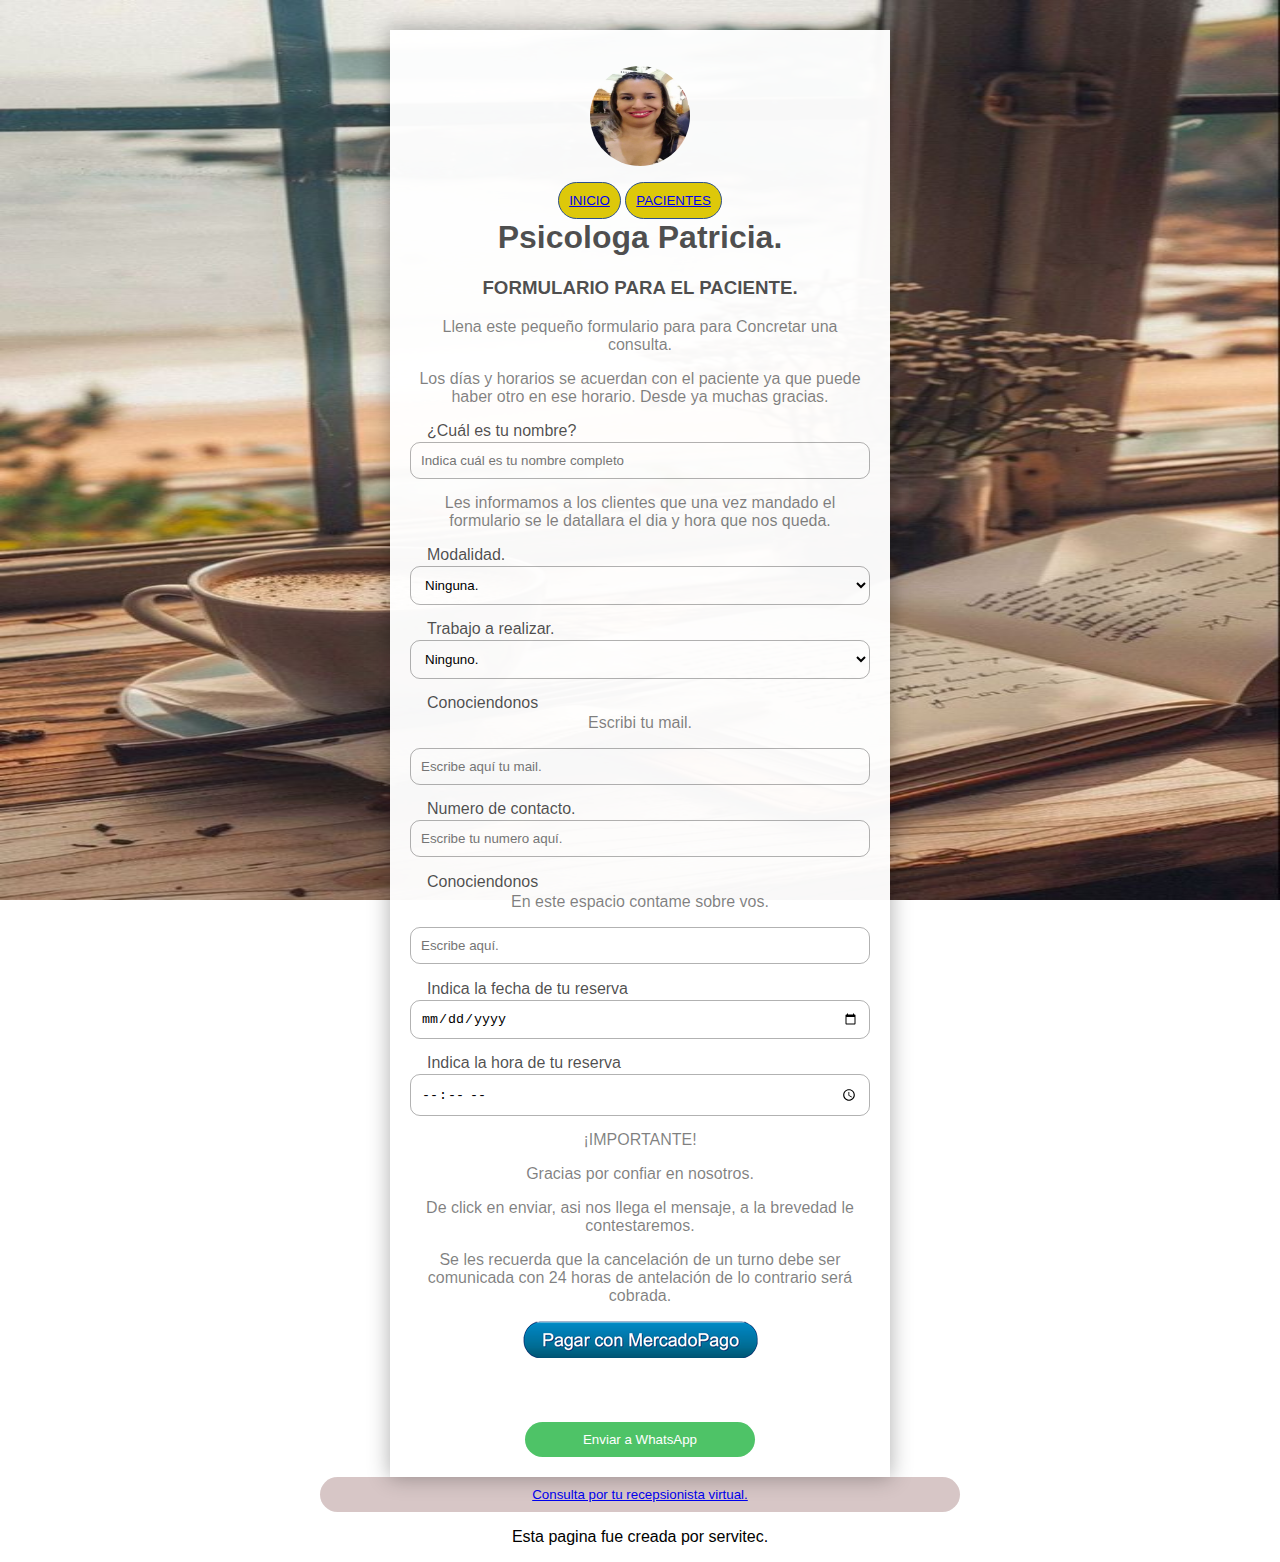
<file: index.html>
<!DOCTYPE html>
<html lang="es">
  <head>
    <meta charset="UTF-8" />
    <link rel="icon" type="img/png" href="logo.ico">
    <meta
      name="viewport"
      content="width=device-width, initial-scale=1.0, maximum-scale=1.0"
    />
    <meta http-equiv="X-UA-Compatible" content="ie=edge" />
    <title>psicologa patricia</title>
    <link rel="stylesheet" href="css/estilos.css" />
    
  </head>
  <body>

  
    <form action="" class="formulario">
      <img src="logo.jpg" class="imgLogo" />

      <center> <button class="boton1" id="boton1"><a href="index.html">inicio</a></button>
    
        <button class="boton1" id="boton1"><a href="pacientes.html">Pacientes</a></button>
  
    </center>
       
     

      <h1 class="formulario__titulo">Psicologa Patricia.</h1>
      <h3 class="formulario__subtitulo">FORMULARIO PARA EL PACIENTE.</h3>
      <p class="formulario__parrafo">
        Llena este pequeño formulario para para Concretar una consulta.
      </p>
      <p class="formulario__parrafo">
       Los días y horarios se acuerdan con el paciente ya que puede haber otro en ese horario. Desde ya muchas gracias.
      </p>

      <label for="cliente" class="formulario__label">¿Cuál es tu nombre?</label>
      <input
        id="cliente"
        type="text"
        class="formulario__input"
        placeholder="Indica cuál es tu nombre completo"
      />



      <p class="formulario__parrafo">Les informamos a los clientes que una vez mandado el formulario se le datallara el dia y hora que nos queda.</p>


      <label for="empleado" class="formulario__label"
      >Modalidad.</label
    >
    <select id="empleado" name="listaempleados" class="formulario__input">
      <option>Ninguna.</option>
      <option>Virtual</option>
      <option>Precencial.</option>
      <option>Virtual precencial.</option>
      
    </select>

      <label for="dispositivo" class="formulario__label"
      >Trabajo a realizar.</label
    >
    <select id="dispositivo" name="listadedispositivo" class="formulario__input">
      <option>Ninguno.</option>
      <option>Individual.</option>
      <option>Parejas.</option>
      
      
    </select>


    <label for="email" class="formulario__label">Conociendonos</label>
    <p class="formulario__parrafo">Escribi tu mail.</p>
    <input
      id="email"
      type="email"
      class="formulario__input"
      placeholder="Escribe aquí tu mail."
    />

    <label for="numero_de_contacto" class="formulario__label">Numero de contacto.</label>
    
    <input
      id="numero_de_contacto"
      type="number"
      class="formulario__input"
      placeholder="Escribe tu numero aquí."
    />

    <p class="formulario__parrafo">
     </p>


    <label for="modelo" class="formulario__label">Conociendonos</label>
    <p class="formulario__parrafo">En este espacio contame sobre vos.</p>
    <input
      id="modelo"
      type="text"
      class="formulario__input"
      placeholder="Escribe aquí."
    />

    <p class="formulario__parrafo">
     </p>

    


  
 <!--<p class="formulario__parrafo"></p>
    
      <label for="imei" class="formulario__label">Información adicional.</label>
      <input
        id="imei"
        type="text"
        class="formulario__input"
        placeholder="Indica información adicional de tu vehículo."
      />--> 



      <label for="fecha" class="formulario__label"
        >Indica la fecha de tu reserva</label
      >
      <input
        id="fecha"
        type="date"
        class="formulario__input"
        pattern="[0-9]{4}-[0-9]{2}-[0-9]{2}"
      />

      <label for="hora" class="formulario__label"
        >Indica la hora de tu reserva</label
      >
      <input id="hora" type="time" class="formulario__input" />

    
      
     

      <p class="formulario__parrafo">¡IMPORTANTE!</p>
      <p class="formulario__parrafo">Gracias por confiar en nosotros.</p>
      <p class="formulario__parrafo">De click en enviar, asi nos llega el mensaje, a la brevedad le contestaremos.</p>
      <p class="formulario__parrafo">Se les recuerda que la cancelación de un turno debe ser comunicada con 24 horas de antelación de lo contrario será cobrada.</p>

      <center>
        <a href="https://mpago.la/2QQVx2V" target="_blank"><img src="mercado.png" alt="Los Tejos" /></a>
    
    </center>
      


      

      <div id="respuesta"></div>

      <button id="submit" class="formulario__submit">Enviar a WhatsApp</button>
    </form>
    <center><button id="submit" class="formulario_1"><a href="https://api.whatsapp.com/send/?phone=541160548658&text=Hola+me+comunico+con+el+fin+de+consultar+sobre+una+recepcionista+virtual.&app_absent=0">Consulta por tu recepsionista virtual.</a></button></center> 
    <center>
        <p>
          Esta pagina fue creada por servitec.
        </p>
    </center>
    <script src="js/form.js"></script>
  </body>
</html>
</file>
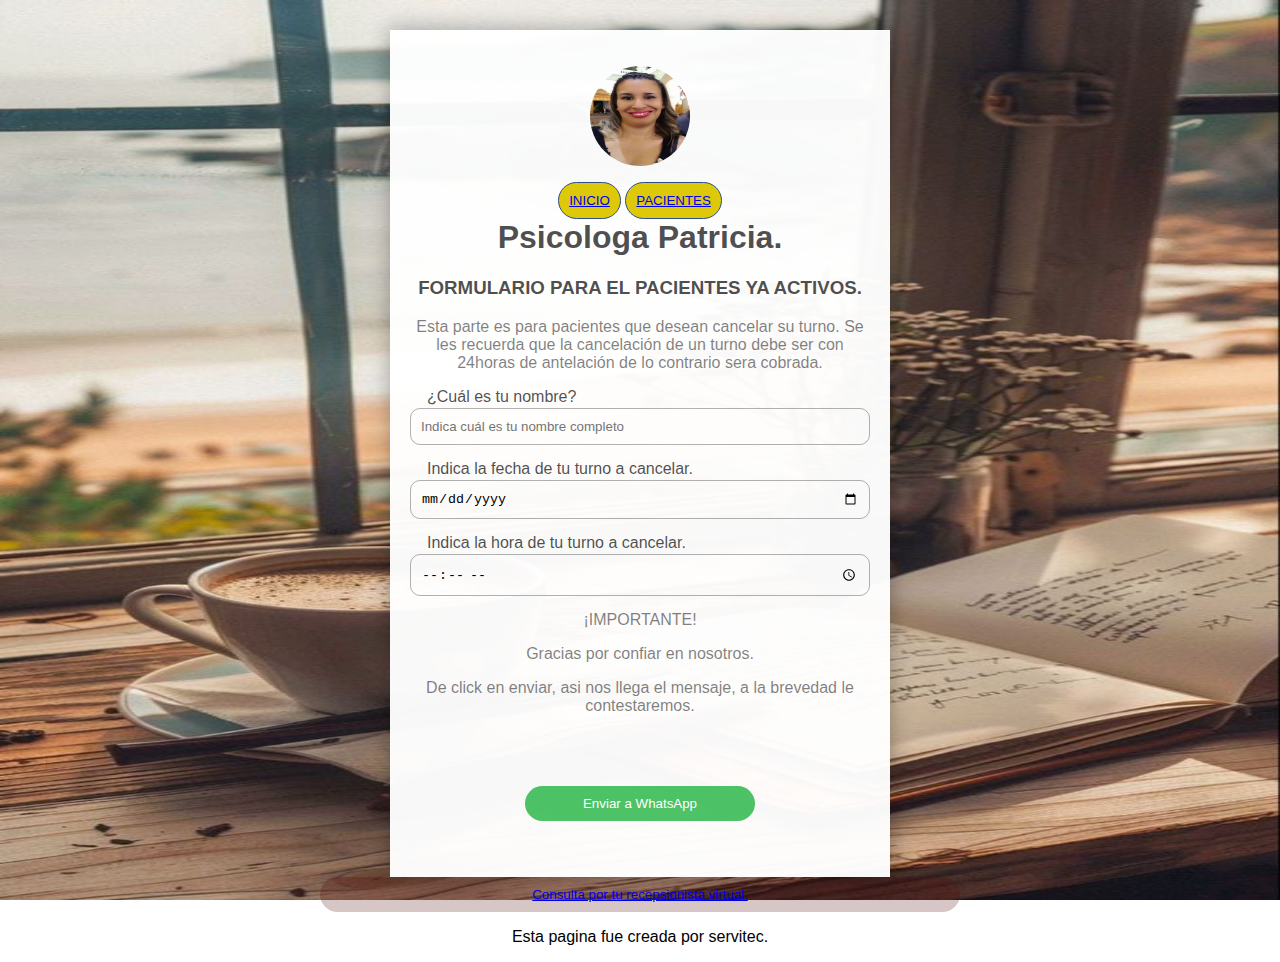
<file: cancelacion.html>
<!DOCTYPE html>
<html lang="es">
  <head>
    <meta charset="UTF-8" />
    <link rel="icon" type="img/png" href="patri.ico">
    <meta
      name="viewport"
      content="width=device-width, initial-scale=1.0, maximum-scale=1.0"
    />
    <meta http-equiv="X-UA-Compatible" content="ie=edge" />
    <title>Pacientes</title>
    <link rel="stylesheet" href="css/estilos.css" />
  </head>
  <body>

    <form action="" class="formulario">
        <img src="logo.jpg" class="imgLogo" />

       <center> <button class="boton1" id="boton1"><a href="index.html">inicio</a></button>
    
        <button class="boton1" id="boton1"><a href="pacientes.html">Pacientes</a></button>
  
    </center>
        <h1 class="formulario__titulo">Psicologa Patricia.</h1>
        <h3 class="formulario__subtitulo">FORMULARIO PARA EL PACIENTES YA ACTIVOS.</h3>
        <p class="formulario__parrafo">Esta parte es para pacientes que desean cancelar su turno. Se les recuerda que la cancelación de un turno debe ser con 24horas de antelación de lo contrario sera cobrada.</p>
      
    
          
           
          </table>

    <label for="cliente" class="formulario__label">¿Cuál es tu nombre?</label>
    <input
      id="cliente"
      type="text"
      class="formulario__input"
      placeholder="Indica cuál es tu nombre completo"
    />

  

    <label for="fecha" class="formulario__label"
    >Indica la fecha de tu turno a cancelar.</label
  >
  <input
    id="fecha"
    type="date"
    class="formulario__input"
    pattern="[0-9]{4}-[0-9]{2}-[0-9]{2}"
  />

  <label for="hora" class="formulario__label"
    >Indica la hora de tu turno a cancelar.</label
  >
  <input id="hora" type="time" class="formulario__input" />


  
 

  <p class="formulario__parrafo">¡IMPORTANTE!</p>
  <p class="formulario__parrafo">Gracias por confiar en nosotros.</p>
  <p class="formulario__parrafo">De click en enviar, asi nos llega el mensaje, a la brevedad le contestaremos.</p>
 




    <div id="respuesta"></div>

    <button id="submit" class="formulario__submit">Enviar a WhatsApp</button>
<br>
<br>

  
  </form>
  <center><button id="submit" class="formulario_1"><a href="https://api.whatsapp.com/send/?phone=541160548658&text=Hola+me+comunico+con+el+fin+de+consultar+sobre+una+recepcionista+virtual.&app_absent=0">Consulta por tu recepsionista virtual.</a></button></center> 
  <center>
      <p>
        Esta pagina fue creada por servitec.
      </p>
  </center>


<script src="js/cancelacion.js"></script>
  </body>
</file>
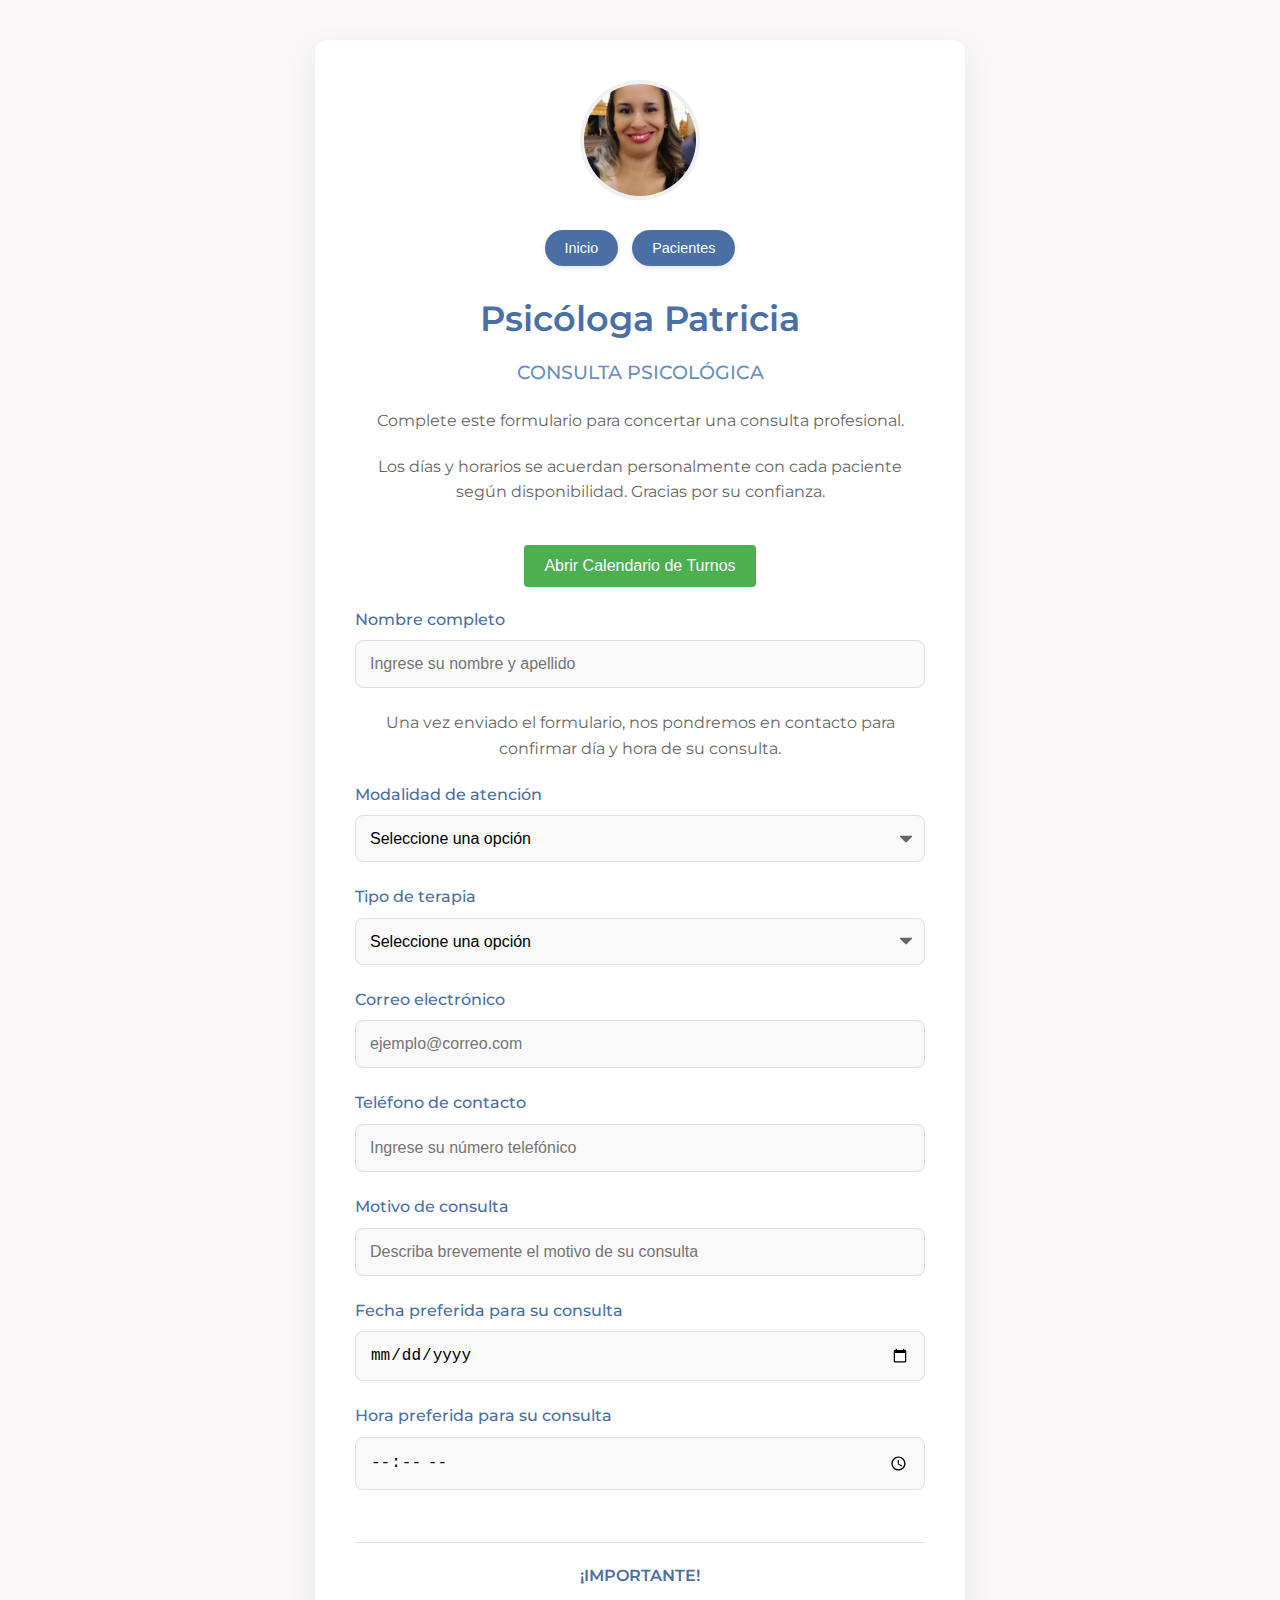
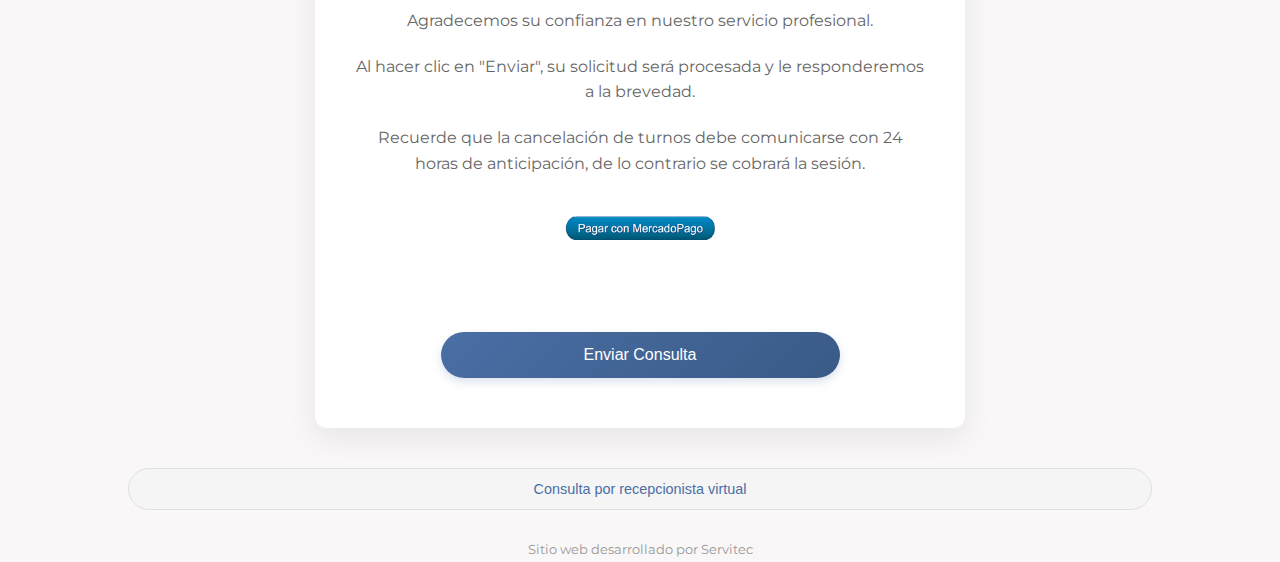
<file: index2.html>
<!DOCTYPE html>
<html lang="es">
  <head>
    <meta charset="UTF-8" />
    <link rel="icon" type="img/png" href="logo.ico">
    <meta
      name="viewport"
      content="width=device-width, initial-scale=1.0, maximum-scale=1.0"
    />
    <meta http-equiv="X-UA-Compatible" content="ie=edge" />
    <title>Psicóloga Patricia | Consultas y Terapia</title>
    <link rel="stylesheet" href="styles.css">
    <link rel="preconnect" href="https://fonts.googleapis.com">
    <link rel="preconnect" href="https://fonts.gstatic.com" crossorigin>
    <link href="https://fonts.googleapis.com/css2?family=Montserrat:wght@300;400;500;600;700&display=swap" rel="stylesheet">
    <style>
      .calendario-modal {
        display: none;
        position: fixed;
        top: 0;
        left: 0;
        width: 100%;
        height: 100%;
        background-color: rgba(0,0,0,0.7);
        z-index: 1000;
        justify-content: center;
        align-items: center;
      }
      
      .calendario-contenido {
        position: relative;
        background-color: #fff;
        width: 90%;
        max-width: 700px;
        height: 80%;
        border-radius: 8px;
        padding: 20px;
      }
      
      .cerrar-calendario {
        position: absolute;
        top: 10px;
        right: 10px;
        font-size: 24px;
        cursor: pointer;
        background: none;
        border: none;
        color: #333;
      }
      
      .timer {
        position: absolute;
        top: 15px;
        left: 15px;
        font-weight: bold;
        color: #e63946;
      }
      
      .calendario-iframe {
        width: 100%;
        height: 90%;
        border: none;
      }
      
      .boton-calendario {
        background-color: #4CAF50;
        color: white;
        padding: 12px 20px;
        border: none;
        border-radius: 4px;
        cursor: pointer;
        font-size: 16px;
        margin: 20px 0;
        transition: background-color 0.3s;
      }
      
      .boton-calendario:hover {
        background-color: #45a049;
      }
      
      .exito-mensaje {
        display: none;
        background-color: #d4edda;
        color: #155724;
        padding: 15px;
        margin-top: 20px;
        border-radius: 4px;
        border: 1px solid #c3e6cb;
        text-align: center;
      }
      
      .boton-pago {
        background-color: #007bff;
        color: white;
        padding: 10px 15px;
        border: none;
        border-radius: 4px;
        cursor: pointer;
        font-size: 16px;
        margin-top: 10px;
        transition: background-color 0.3s;
      }
      
      .boton-pago:hover {
        background-color: #0069d9;
      }
    </style>
  </head>
  <body>
    <form action="" class="formulario">
      <img src="logo.jpg" class="imgLogo" alt="Logo Psicóloga Patricia" />

      <center>
        <button class="boton1" id="boton1"><a href="index.html">Inicio</a></button>
        <button class="boton1" id="boton1"><a href="pacientes.html">Pacientes</a></button>
        <br>
       
      </center>

      <h1 class="formulario__titulo">Psicóloga Patricia</h1>
      <h3 class="formulario__subtitulo">CONSULTA PSICOLÓGICA</h3>
      <p class="formulario__parrafo">
        Complete este formulario para concertar una consulta profesional.
      </p>
      <p class="formulario__parrafo">
        Los días y horarios se acuerdan personalmente con cada paciente según disponibilidad. Gracias por su confianza.
      </p>

      <!-- Botón para abrir el calendario -->
      <center>
        <button type="button" id="abrir-calendario" class="boton-calendario">Abrir Calendario de Turnos</button>
      </center>

      <label for="cliente" class="formulario__label">Nombre completo</label>
      <input
        id="cliente"
        type="text"
        class="formulario__input"
        placeholder="Ingrese su nombre y apellido"
      />

      <p class="formulario__parrafo">Una vez enviado el formulario, nos pondremos en contacto para confirmar día y hora de su consulta.</p>

      <label for="empleado" class="formulario__label">Modalidad de atención</label>
      <select id="empleado" name="listaempleados" class="formulario__input">
        <option value="">Seleccione una opción</option>
        <option>Virtual</option>
        <option>Presencial</option>
        <option>Virtual/Presencial (alternado)</option>
      </select>

      <label for="dispositivo" class="formulario__label">Tipo de terapia</label>
      <select id="dispositivo" name="listadedispositivo" class="formulario__input">
        <option value="">Seleccione una opción</option>
        <option>Individual</option>
        <option>Pareja</option>
      </select>

      <label for="email" class="formulario__label">Correo electrónico</label>
      <input
        id="email"
        type="email"
        class="formulario__input"
        placeholder="ejemplo@correo.com"
      />

      <label for="numero_de_contacto" class="formulario__label">Teléfono de contacto</label>
      <input
        id="numero_de_contacto"
        type="tel"
        class="formulario__input"
        placeholder="Ingrese su número telefónico"
      />

      <label for="modelo" class="formulario__label">Motivo de consulta</label>
      <input
        id="modelo"
        type="text"
        class="formulario__input"
        placeholder="Describa brevemente el motivo de su consulta"
      />

      <label for="fecha" class="formulario__label">Fecha preferida para su consulta</label>
      <input
        id="fecha"
        type="date"
        class="formulario__input"
        pattern="[0-9]{4}-[0-9]{2}-[0-9]{2}"
      />

      <label for="hora" class="formulario__label">Hora preferida para su consulta</label>
      <input id="hora" type="time" class="formulario__input" />

      <p class="formulario__parrafo">¡IMPORTANTE!</p>
      <p class="formulario__parrafo">Agradecemos su confianza en nuestro servicio profesional.</p>
      <p class="formulario__parrafo">Al hacer clic en "Enviar", su solicitud será procesada y le responderemos a la brevedad.</p>
      <p class="formulario__parrafo">Recuerde que la cancelación de turnos debe comunicarse con 24 horas de anticipación, de lo contrario se cobrará la sesión.</p>

      <center>
        <a href="https://mpago.la/2QQVx2V" target="_blank"><img src="mercado.png" alt="Mercado Pago" /></a>
      </center>

      <div id="respuesta"></div>
      
      <!-- Mensaje de éxito oculto por defecto -->
      <div id="exito-mensaje" class="exito-mensaje">
        <h3>¡Turno registrado con éxito!</h3>
        <p>Para confirmar su turno, realice el pago a continuación:</p>
        <button type="button" id="boton-pago" class="boton-pago">Realizar Pago</button>
      </div>

      <button id="submit" class="formulario__submit">Enviar Consulta</button>
    </form>
    
    <!-- Modal del Calendario -->
    <div id="calendario-modal" class="calendario-modal">
      <div class="calendario-contenido">
        <button class="cerrar-calendario" id="cerrar-calendario">&times;</button>
        <div id="timer" class="timer">01:00</div>
        <iframe id="calendario-iframe" class="calendario-iframe" src="https://calendar.app.google/HHPTqNt5NSyXcmas8" title="Calendario de Turnos"></iframe>
      </div>
    </div>
    
    <center>
      <button id="submit" class="formulario_1">
        <a href="https://api.whatsapp.com/send/?phone=541160548658&text=Hola+me+comunico+con+el+fin+de+consultar+sobre+una+recepcionista+virtual.&app_absent=0">
          Consulta por recepcionista virtual
        </a>
      </button>
    </center>
    
    <center>
      <p>Sitio web desarrollado por Servitec</p>
    </center>
    
    <script>
      // Funcionalidad para el calendario modal con cuenta regresiva
      document.addEventListener('DOMContentLoaded', function() {
        const modalCalendario = document.getElementById('calendario-modal');
        const abrirCalendario = document.getElementById('abrir-calendario');
        const cerrarCalendario = document.getElementById('cerrar-calendario');
        const timerElement = document.getElementById('timer');
        const submitButton = document.getElementById('submit');
        const exitoMensaje = document.getElementById('exito-mensaje');
        const botonPago = document.getElementById('boton-pago');
        
        let tiempoRestante = 60; // 60 segundos = 1 minuto
        let temporizador;
        
        // Función para actualizar el temporizador
        function actualizarTemporizador() {
          const minutos = Math.floor(tiempoRestante / 60);
          const segundos = tiempoRestante % 60;
          timerElement.textContent = `${minutos.toString().padStart(2, '0')}:${segundos.toString().padStart(2, '0')}`;
          
          if (tiempoRestante <= 0) {
            clearInterval(temporizador);
            modalCalendario.style.display = 'none';
            tiempoRestante = 60; // Resetear para la próxima vez
          } else {
            tiempoRestante--;
          }
        }
        
        // Abrir el calendario
        abrirCalendario.addEventListener('click', function(e) {
          e.preventDefault();
          modalCalendario.style.display = 'flex';
          tiempoRestante = 60; // Resetear el temporizador
          actualizarTemporizador();
          temporizador = setInterval(actualizarTemporizador, 1000);
        });
        
        // Cerrar el calendario (botón X)
        cerrarCalendario.addEventListener('click', function() {
          modalCalendario.style.display = 'none';
          clearInterval(temporizador);
        });
        
        // Cerrar el calendario (clic fuera del modal)
        window.addEventListener('click', function(event) {
          if (event.target === modalCalendario) {
            modalCalendario.style.display = 'none';
            clearInterval(temporizador);
          }
        });
        
        // Gestionar la confirmación de turno
        submitButton.addEventListener('click', function(e) {
          e.preventDefault();
          
          // Aquí verificaríamos que el formulario es válido
          const nombre = document.getElementById('cliente').value;
          const email = document.getElementById('email').value;
          
          if (nombre && email) {
            // Mostrar mensaje de éxito y botón de pago
            exitoMensaje.style.display = 'block';
            
            // Desplazarse hasta el mensaje
            exitoMensaje.scrollIntoView({ behavior: 'smooth' });
          } else {
            alert('Por favor complete al menos el nombre y correo electrónico.');
          }
        });
        
        // Redirigir al pago
        botonPago.addEventListener('click', function() {
          window.open('https://mpago.la/2a4QfpK', '_blank');
        });
        
        // Interceptar eventos del iframe del calendario para detectar reservas
        // Nota: Debido a políticas de seguridad, esto podría no funcionar si el iframe
        // es de otro dominio (limitaciones de same-origin policy)
        const calendarioIframe = document.getElementById('calendario-iframe');
        calendarioIframe.addEventListener('load', function() {
          try {
            // Intentar detectar cambios en el iframe
            calendarioIframe.contentWindow.document.addEventListener('click', function() {
              console.log('Interacción detectada en el calendario');
            });
          } catch (e) {
            console.log('No se puede acceder al contenido del iframe debido a políticas de seguridad');
          }
        });
      });
    </script>
    
    <script src="js/form.js"></script>
  </body>
</html>
</file>
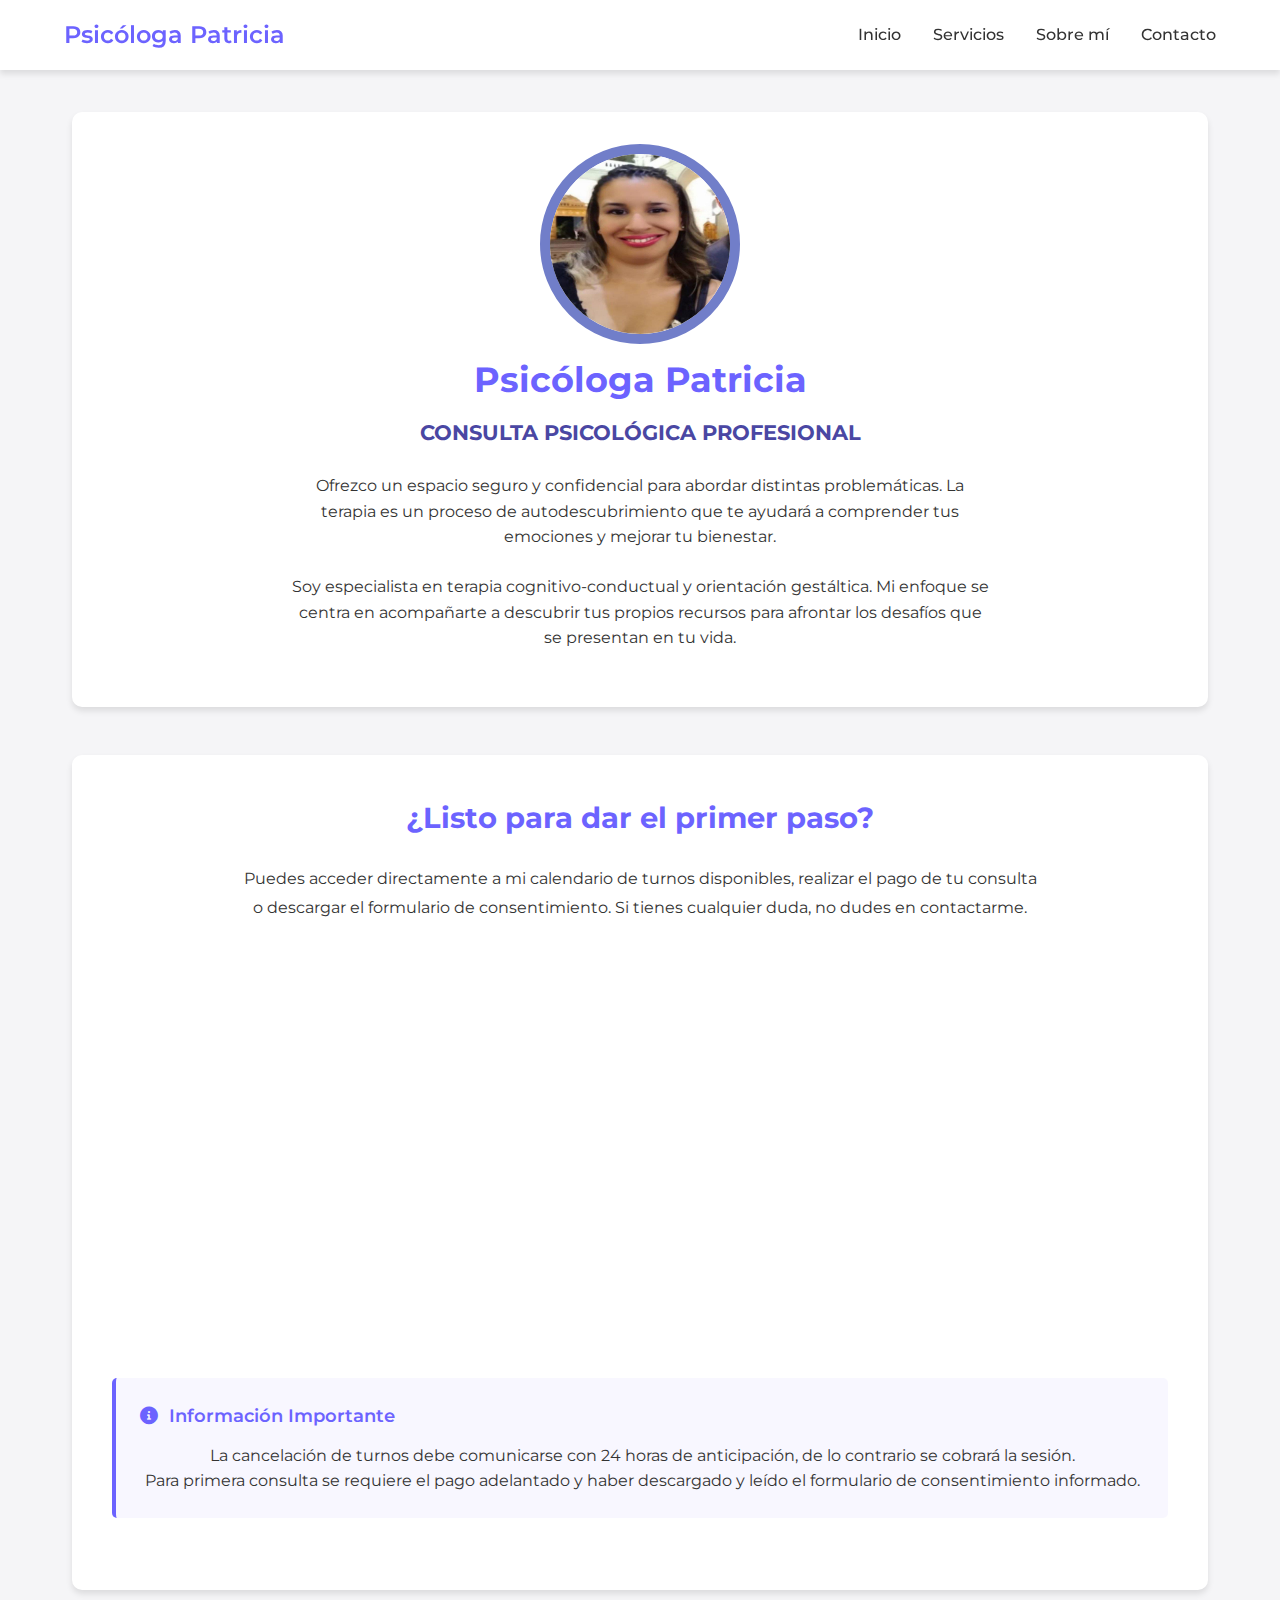
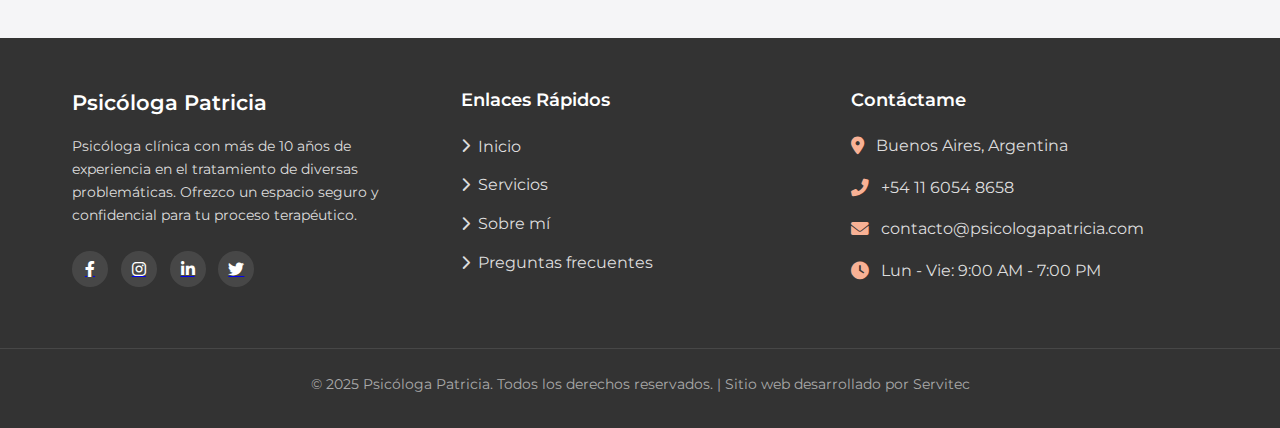
<file: index3.html>
<!DOCTYPE html>
<html lang="es">
<head>
  <meta charset="UTF-8" />
  <link rel="icon" type="img/png" href="logo.ico">
  <meta name="viewport" content="width=device-width, initial-scale=1.0, maximum-scale=1.0" />
  <meta http-equiv="X-UA-Compatible" content="ie=edge" />
  <title>Psicóloga Patricia | Consultas y Terapia</title>
  <link rel="preconnect" href="https://fonts.googleapis.com">
  <link rel="preconnect" href="https://fonts.gstatic.com" crossorigin>
  <link href="https://fonts.googleapis.com/css2?family=Montserrat:wght@300;400;500;600;700&family=Poppins:wght@300;400;500;600&display=swap" rel="stylesheet">
  <link rel="stylesheet" href="https://cdnjs.cloudflare.com/ajax/libs/font-awesome/6.0.0-beta3/css/all.min.css">
  <style>
    :root {
      --primary-color: #6c63ff;
      --secondary-color: #4a47a3;
      --accent-color: #f8b195;
      --light-color: #f5f5f7;
      --dark-color: #333;
      --success-color: #4CAF50;
      --error-color: #e63946;
      --gray-bg: #f0f2f5;
      --shadow: 0 4px 6px rgba(0, 0, 0, 0.1);
      --transition: all 0.3s ease;
    }
    
    * {
      margin: 0;
      padding: 0;
      box-sizing: border-box;
    }
    
    body {
      font-family: 'Montserrat', sans-serif;
      line-height: 1.6;
      color: var(--dark-color);
      background-color: var(--light-color);
      overflow-x: hidden;
    }

    img {
        width: 200px;
        height: 200px;
        border-radius: 50%;
        border: 10px solid rgb(113, 126, 201);
    }
    
    /* Cabecera y navegación */
    header {
      background-color: white;
      box-shadow: var(--shadow);
      position: fixed;
      width: 100%;
      top: 0;
      left: 0;
      z-index: 100;
    }
    
    .nav-container {
      display: flex;
      justify-content: space-between;
      align-items: center;
      padding: 1rem 5%;
      max-width: 1400px;
      margin: 0 auto;
    }
    
    .logo-container {
      display: flex;
      align-items: center;
    }
    
    .logo-container img {
      height: 50px;
      margin-right: 15px;
    }
    
    .logo-text {
      font-size: 1.5rem;
      font-weight: 600;
      color: var(--primary-color);
    }
    
    .nav-menu {
      display: flex;
      list-style: none;
    }
    
    .nav-item {
      margin-left: 2rem;
    }
    
    .nav-link {
      color: var(--dark-color);
      text-decoration: none;
      font-size: 1rem;
      font-weight: 500;
      transition: var(--transition);
      position: relative;
      padding-bottom: 5px;
    }
    
    .nav-link:hover {
      color: var(--primary-color);
    }
    
    .nav-link::after {
      content: '';
      position: absolute;
      width: 0;
      height: 2px;
      bottom: 0;
      left: 0;
      background-color: var(--primary-color);
      transition: var(--transition);
    }
    
    .nav-link:hover::after {
      width: 100%;
    }
    
    .mobile-menu-btn {
      display: none;
      background: none;
      border: none;
      font-size: 1.5rem;
      cursor: pointer;
      color: var(--dark-color);
    }
    
    /* Contenido principal */
    main {
      max-width: 1200px;
      margin: 7rem auto 3rem;
      padding: 0 2rem;
    }
    
    .hero-section {
      text-align: center;
      margin-bottom: 3rem;
      padding: 2rem;
      background-color: white;
      border-radius: 10px;
      box-shadow: var(--shadow);
    }
    
    .hero-title {
      font-size: 2.2rem;
      color: var(--primary-color);
      margin-bottom: 0.5rem;
    }
    
    .hero-subtitle {
      font-size: 1.3rem;
      color: var(--secondary-color);
      margin-bottom: 1.5rem;
    }
    
    .hero-text {
      font-size: 1rem;
      max-width: 700px;
      margin: 0 auto 1.5rem;
    }
    
    /* Sección de Acción */
    .action-container {
      background-color: white;
      border-radius: 10px;
      box-shadow: var(--shadow);
      padding: 2.5rem;
      margin-bottom: 3rem;
      text-align: center;
    }
    
    .action-title {
      font-size: 1.8rem;
      color: var(--primary-color);
      margin-bottom: 1.5rem;
      text-align: center;
    }
    
    .action-subtitle {
      font-size: 1.2rem;
      color: var(--secondary-color);
      margin-bottom: 2rem;
      font-weight: 500;
    }
    
    .action-text {
      font-size: 1rem;
      max-width: 800px;
      margin: 0 auto 2rem;
      line-height: 1.8;
    }
    
    .action-cards {
      display: grid;
      grid-template-columns: repeat(auto-fit, minmax(300px, 1fr));
      gap: 2rem;
      margin: 2.5rem 0;
    }
    
    .action-card {
      background-color: var(--gray-bg);
      border-radius: 10px;
      padding: 2rem;
      text-align: center;
      transition: var(--transition);
      box-shadow: 0 2px 4px rgba(0, 0, 0, 0.05);
    }
    
    .action-card:hover {
      transform: translateY(-5px);
      box-shadow: 0 5px 15px rgba(0, 0, 0, 0.1);
    }
    
    .action-card i {
      font-size: 2.5rem;
      color: var(--primary-color);
      margin-bottom: 1.5rem;
    }
    
    .action-card-title {
      font-size: 1.3rem;
      color: var(--secondary-color);
      margin-bottom: 1rem;
    }
    
    .action-card-text {
      font-size: 1rem;
      margin-bottom: 1.5rem;
      color: var(--dark-color);
    }
    
    .btn-container {
      display: flex;
      flex-wrap: wrap;
      justify-content: center;
      gap: 1.5rem;
      margin: 2rem 0;
    }
    
    .btn {
      padding: 0.9rem 1.8rem;
      border: none;
      border-radius: 5px;
      font-size: 1rem;
      font-weight: 500;
      cursor: pointer;
      transition: var(--transition);
      display: inline-flex;
      align-items: center;
      justify-content: center;
      text-decoration: none;
    }
    
    .btn-icon {
      margin-right: 0.7rem;
    }
    
    .btn-primary {
      background-color: var(--primary-color);
      color: white;
    }
    
    .btn-primary:hover {
      background-color: var(--secondary-color);
      transform: translateY(-2px);
    }
    
    .btn-outline {
      background-color: transparent;
      border: 2px solid var(--primary-color);
      color: var(--primary-color);
    }
    
    .btn-outline:hover {
      background-color: var(--primary-color);
      color: white;
    }
    
    .btn-success {
      background-color: var(--success-color);
      color: white;
    }
    
    .btn-success:hover {
      background-color: #45a049;
      transform: translateY(-2px);
    }
    
    /* Información importante */
    .info-box {
      background-color: rgba(108, 99, 255, 0.05);
      border-left: 4px solid var(--primary-color);
      padding: 1.5rem;
      margin: 2rem 0;
      border-radius: 5px;
    }
    
    .info-title {
      font-size: 1.1rem;
      font-weight: 600;
      margin-bottom: 0.8rem;
      color: var(--primary-color);
      display: flex;
      align-items: center;
    }
    
    .info-title i {
      margin-right: 0.7rem;
    }
    
    /* Modal calendario */
    .modal {
      display: none;
      position: fixed;
      top: 0;
      left: 0;
      width: 100%;
      height: 100%;
      background-color: rgba(0,0,0,0.6);
      z-index: 1000;
      justify-content: center;
      align-items: center;
      backdrop-filter: blur(3px);
    }
    
    .modal-content {
      position: relative;
      background-color: white;
      width: 90%;
      max-width: 800px;
      height: 85%;
      border-radius: 10px;
      box-shadow: 0 5px 20px rgba(0,0,0,0.2);
      padding: 1.5rem;
      animation: modalFadeIn 0.3s ease;
    }
    
    @keyframes modalFadeIn {
      from {
        opacity: 0;
        transform: translateY(-20px);
      }
      to {
        opacity: 1;
        transform: translateY(0);
      }
    }
    
    .modal-header {
      display: flex;
      justify-content: space-between;
      align-items: center;
      margin-bottom: 1rem;
      padding-bottom: 0.8rem;
      border-bottom: 1px solid #eee;
    }
    
    .modal-title {
      font-size: 1.3rem;
      color: var(--primary-color);
    }
    
    .close-modal {
      background: none;
      border: none;
      font-size: 1.5rem;
      cursor: pointer;
      color: #999;
      transition: var(--transition);
    }
    
    .close-modal:hover {
      color: var(--error-color);
    }
    
    .timer {
      display: inline-flex;
      align-items: center;
      font-size: 0.9rem;
      color: var(--error-color);
      background-color: rgba(230, 57, 70, 0.1);
      padding: 0.3rem 0.7rem;
      border-radius: 20px;
    }
    
    .timer i {
      margin-right: 0.5rem;
    }
    
    .modal-iframe {
      width: 100%;
      height: calc(100% - 60px);
      border: none;
      border-radius: 5px;
    }
    
    /* Footer */
    footer {
      background-color: var(--dark-color);
      color: white;
      padding: 3rem 0 2rem;
    }
    
    .footer-container {
      max-width: 1200px;
      margin: 0 auto;
      padding: 0 2rem;
      display: grid;
      grid-template-columns: repeat(auto-fit, minmax(250px, 1fr));
      gap: 2rem;
    }
    
    .footer-logo {
      margin-bottom: 1rem;
      display: flex;
      align-items: center;
    }
    
    .footer-logo img {
      height: 40px;
      margin-right: 10px;
    }
    
    .footer-logo-text {
      font-size: 1.3rem;
      font-weight: 600;
      color: white;
    }
    
    .footer-about {
      margin-bottom: 1.5rem;
      font-size: 0.9rem;
      line-height: 1.6;
      color: #ddd;
    }
    
    .footer-heading {
      font-size: 1.1rem;
      margin-bottom: 1.2rem;
      color: white;
      font-weight: 600;
    }
    
    .footer-links {
      list-style: none;
    }
    
    .footer-link {
      margin-bottom: 0.8rem;
    }
    
    .footer-link a {
      color: #ddd;
      text-decoration: none;
      transition: var(--transition);
      display: inline-flex;
      align-items: center;
    }
    
    .footer-link a:hover {
      color: var(--accent-color);
    }
    
    .footer-link i {
      margin-right: 0.5rem;
      font-size: 0.9rem;
    }
    
    .contact-info {
      display: flex;
      align-items: center;
      margin-bottom: 1rem;
      color: #ddd;
    }
    
    .contact-info i {
      font-size: 1.1rem;
      margin-right: 0.8rem;
      color: var(--accent-color);
    }
    
    .social-links {
      display: flex;
      margin-top: 1.5rem;
    }
    
    .social-link {
      display: flex;
      align-items: center;
      justify-content: center;
      width: 36px;
      height: 36px;
      background-color: rgba(255, 255, 255, 0.1);
      border-radius: 50%;
      margin-right: 0.8rem;
      transition: var(--transition);
    }
    
    .social-link:hover {
      background-color: var(--accent-color);
      transform: translateY(-3px);
    }
    
    .social-link i {
      color: white;
      font-size: 1rem;
    }
    
    .footer-bottom {
      text-align: center;
      margin-top: 3rem;
      padding-top: 1.5rem;
      border-top: 1px solid rgba(255, 255, 255, 0.1);
      font-size: 0.9rem;
      color: #aaa;
    }
    
    /* Responsive */
    @media (max-width: 992px) {
      .btn-container {
        flex-direction: column;
        align-items: center;
      }
      
      .btn {
        width: 100%;
        max-width: 400px;
        margin-bottom: 0.8rem;
      }
    }
    
    @media (max-width: 768px) {
      .nav-menu {
        display: none;
        position: absolute;
        flex-direction: column;
        background-color: white;
        width: 100%;
        top: 70px;
        left: 0;
        padding: 1rem 0;
        box-shadow: 0 10px 15px rgba(0, 0, 0, 0.1);
      }
      
      .nav-menu.active {
        display: flex;
      }
      
      .nav-item {
        margin: 0;
        width: 100%;
        text-align: center;
      }
      
      .nav-link {
        display: block;
        padding: 1rem 0;
      }
      
      .mobile-menu-btn {
        display: block;
      }
      
      .hero-title {
        font-size: 1.8rem;
      }
      
      .hero-subtitle {
        font-size: 1.1rem;
      }
      
      .action-cards {
        grid-template-columns: 1fr;
      }
    }
    
    @media (max-width: 576px) {
      main {
        padding: 0 1rem;
        margin-top: 5rem;
      }
      
      .action-container {
        padding: 1.5rem;
      }
      
      .hero-section {
        padding: 1.5rem;
      }
    }
  </style>
</head>
<body>
  <!-- Cabecera y Navegación -->
  <header>
    <div class="nav-container">
      <div class="logo-container">
        
        <div class="logo-text">Psicóloga Patricia</div>
      </div>
      
      <button class="mobile-menu-btn" id="mobile-menu-btn">
        <i class="fas fa-bars"></i>
      </button>
      
      <ul class="nav-menu" id="nav-menu">
        <li class="nav-item"><a href="index3.html" class="nav-link">Inicio</a></li>
        <li class="nav-item"><a href="servicios.html" class="nav-link">Servicios</a></li>
        <li class="nav-item"><a href="#about" class="nav-link">Sobre mí</a></li>
        <li class="nav-item"><a href="#contact" class="nav-link">Contacto</a></li>
      </ul>
    </div>
  </header>
  
  <!-- Contenido Principal -->
  <main>
    <!-- Sección héroe -->
    <section class="hero-section">
        <img src="logo.jpg" alt="">
      <h1 class="hero-title">Psicóloga Patricia</h1>
      <h2 class="hero-subtitle">CONSULTA PSICOLÓGICA PROFESIONAL</h2>
      <p class="hero-text">Ofrezco un espacio seguro y confidencial para abordar distintas problemáticas. La terapia es un proceso de autodescubrimiento que te ayudará a comprender tus emociones y mejorar tu bienestar.</p>
      <p class="hero-text">Soy especialista en terapia cognitivo-conductual y orientación gestáltica. Mi enfoque se centra en acompañarte a descubrir tus propios recursos para afrontar los desafíos que se presentan en tu vida.</p>
    </section>
    
    <!-- Sección de Acción -->
    <section class="action-container">
      <h2 class="action-title">¿Listo para dar el primer paso?</h2>
      <p class="action-text">Puedes acceder directamente a mi calendario de turnos disponibles, realizar el pago de tu consulta o descargar el formulario de consentimiento. Si tienes cualquier duda, no dudes en contactarme.</p>
      
      <div class="action-cards">
        <div class="action-card">
          <i class="far fa-calendar-check"></i>
          <h3 class="action-card-title">Agenda tu Consulta</h3>
          <p class="action-card-text">Consulta mi disponibilidad y reserva tu turno directamente desde mi calendario online.</p>
          <button type="button" id="abrir-calendario" class="btn btn-primary">
            <i class="far fa-calendar-alt btn-icon"></i>
            Ver Calendario
          </button>
        </div>
        
        <div class="action-card">
          <i class="fas fa-credit-card"></i>
          <h3 class="action-card-title">Realizar Pago</h3>
          <p class="action-card-text">Realiza el pago de tu consulta de manera segura a través de Mercado Pago.</p>
          <a href="https://mpago.la/2a4QfpK" target="_blank" class="btn btn-success">
            <i class="fas fa-credit-card btn-icon"></i>
            Pagar Consulta
          </a>
        </div>
        
        <div class="action-card">
          <i class="fas fa-file-download"></i>
          <h3 class="action-card-title">Consentimiento Informado</h3>
          <p class="action-card-text">Descarga el formulario de consentimiento informado para completar antes de tu consulta.</p>
          <a href="CONSENTIMIENTO INFORMADO ADULTOS.pdf"btn btn-outline">
            <i class="fas fa-download btn-icon"></i>
            Descargar PDF
          </a>
        </div>
      </div>
      
      <div class="info-box">
        <h3 class="info-title"><i class="fas fa-info-circle"></i>Información Importante</h3>
        <p>La cancelación de turnos debe comunicarse con 24 horas de anticipación, de lo contrario se cobrará la sesión.</p>
        <p>Para primera consulta se requiere el pago adelantado y haber descargado y leído el formulario de consentimiento informado.</p>
      </div>
    </section>
  </main>
  
  <!-- Modal del Calendario -->
  <div id="calendario-modal" class="modal">
    <div class="modal-content">
      <div class="modal-header">
        <h3 class="modal-title">Calendario de Turnos Disponibles</h3>
        <div class="timer" id="timer">
          <i class="fas fa-clock"></i>
          <span>10:00</span>
        </div>
        <button class="close-modal" id="cerrar-calendario">
          <i class="fas fa-times"></i>
        </button>
      </div>
      <iframe id="calendario-iframe" class="modal-iframe" src="https://calendar.google.com/calendar/u/0/appointments/schedules/AcZssZ2ZJ1ljDDVLg7DqilSunFEEJeEj6cDrForAi39rfszf-bd2r8hbZW6DSJaQQWHXUOK7UDXSJIjF" title="Calendario de Turnos"></iframe>
    </div>
  </div>
  
  <!-- Footer -->
  <footer>
    <div class="footer-container">
      <div>
        <div class="footer-logo">
        
          <div class="footer-logo-text">Psicóloga Patricia</div>
        </div>
        <p class="footer-about">
          Psicóloga clínica con más de 10 años de experiencia en el tratamiento de diversas problemáticas. 
          Ofrezco un espacio seguro y confidencial para tu proceso terapéutico.
        </p>
        <div class="social-links">
          <a href="#" class="social-link">
            <i class="fab fa-facebook-f"></i>
          </a>
          <a href="#" class="social-link">
            <i class="fab fa-instagram"></i>
          </a>
          <a href="#" class="social-link">
            <i class="fab fa-linkedin-in"></i>
          </a>
          <a href="#" class="social-link">
            <i class="fab fa-twitter"></i>
          </a>
        </div>
      </div>
      
      <div>
        <h3 class="footer-heading">Enlaces Rápidos</h3>
        <ul class="footer-links">
          <li class="footer-link">
            <a href="index.html">
              <i class="fas fa-chevron-right"></i> Inicio
            </a>
          </li>
          <li class="footer-link">
            <a href="servicios.html">
              <i class="fas fa-chevron-right"></i> Servicios
            </a>
          </li>
          <li class="footer-link">
            <a href="#about">
              <i class="fas fa-chevron-right"></i> Sobre mí
            </a>
          </li>
          <li class="footer-link">
            <a href="#faq">
              <i class="fas fa-chevron-right"></i> Preguntas frecuentes
            </a>
          </li>
        </ul>
      </div>
      
      <div>
        <h3 class="footer-heading">Contáctame</h3>
        <div class="contact-info">
          <i class="fas fa-map-marker-alt"></i>
          <span>Buenos Aires, Argentina</span>
        </div>
        <div class="contact-info">
          <i class="fas fa-phone-alt"></i>
          <span>+54 11 6054 8658</span>
        </div>
        <div class="contact-info">
          <i class="fas fa-envelope"></i>
          <span>contacto@psicologapatricia.com</span>
        </div>
        <div class="contact-info">
          <i class="fas fa-clock"></i>
          <span>Lun - Vie: 9:00 AM - 7:00 PM</span>
        </div>
      </div>
    </div>
    
    <div class="footer-bottom">
      <p>&copy; 2025 Psicóloga Patricia. Todos los derechos reservados. | Sitio web desarrollado por Servitec</p>
    </div>
  </footer>
  
  <script>
    // Funcionalidad para menú móvil
    document.addEventListener('DOMContentLoaded', function() {
      const mobileMenuBtn = document.getElementById('mobile-menu-btn');
      const navMenu = document.getElementById('nav-menu');
      
      mobileMenuBtn.addEventListener('click', function() {
        navMenu.classList.toggle('active');
        
        // Cambiar ícono del botón
        const icon = mobileMenuBtn.querySelector('i');
        if (navMenu.classList.contains('active')) {
          icon.classList.remove('fa-bars');
          icon.classList.add('fa-times');
        } else {
          icon.classList.remove('fa-times');
          icon.classList.add('fa-bars');
        }
      });
      
      // Funcionalidad para el calendario modal con cuenta regresiva
      const modalCalendario = document.getElementById('calendario-modal');
      const abrirCalendario = document.getElementById('abrir-calendario');
      const cerrarCalendario = document.getElementById('cerrar-calendario');
      const timerElement = document.getElementById('timer').querySelector('span');
      
      let tiempoRestante = 600; // 600 segundos = 10 minutos
      let temporizador;
      
      // Función para actualizar el temporizador
      function actualizarTemporizador() {
        const minutos = Math.floor(tiempoRestante / 60);
        const segundos = tiempoRestante % 60;
        timerElement.textContent = `${minutos.toString().padStart(2, '0')}:${segundos.toString().padStart(2, '0')}`;
        
        if (tiempoRestante <= 0) {
          clearInterval(temporizador);
          modalCalendario.style.display = 'none';
          tiempoRestante = 600; // Resetear para la próxima vez
        } else {
          tiempoRestante--;
        }
      }
      
      // Abrir el calendario
      abrirCalendario.addEventListener('click', function(e) {
        e.preventDefault();
        modalCalendario.style.display = 'flex';
        tiempoRestante = 600; // Resetear el temporizador
        actualizarTemporizador();
        temporizador = setInterval(actualizarTemporizador, 1000);
      });
      
      // Cerrar el calendario (botón X)
      cerrarCalendario.addEventListener('click', function() {
        modalCalendario.style.display = 'none';
        clearInterval(temporizador);
      });
      
      // Cerrar el calendario (clic fuera del modal)
      window.addEventListener('click', function(event) {
        if (event.target === modalCalendario) {
          modalCalendario.style.display = 'none';
          clearInterval(temporizador);
        }
      });
      
      // Animación para tarjetas al hacer scroll
      const cards = document.querySelectorAll('.action-card');
      
      function checkScroll() {
        cards.forEach(card => {
          const cardPosition = card.getBoundingClientRect().top;
          const screenPosition = window.innerHeight / 1.3;
          
          if (cardPosition < screenPosition) {
            card.style.opacity = '1';
            card.style.transform = 'translateY(0)';
          }
        });
      }
      
      // Inicializar estilos para animación
      cards.forEach(card => {
        card.style.opacity = '0';
        card.style.transform = 'translateY(20px)';
        card.style.transition = 'opacity 0.5s ease, transform 0.5s ease';
      });
      
      // Verificar al cargar la página
      window.addEventListener('load', checkScroll);
      // Verificar al hacer scroll
      window.addEventListener('scroll', checkScroll);
    });
  </script>
</body>
</html>
</file>
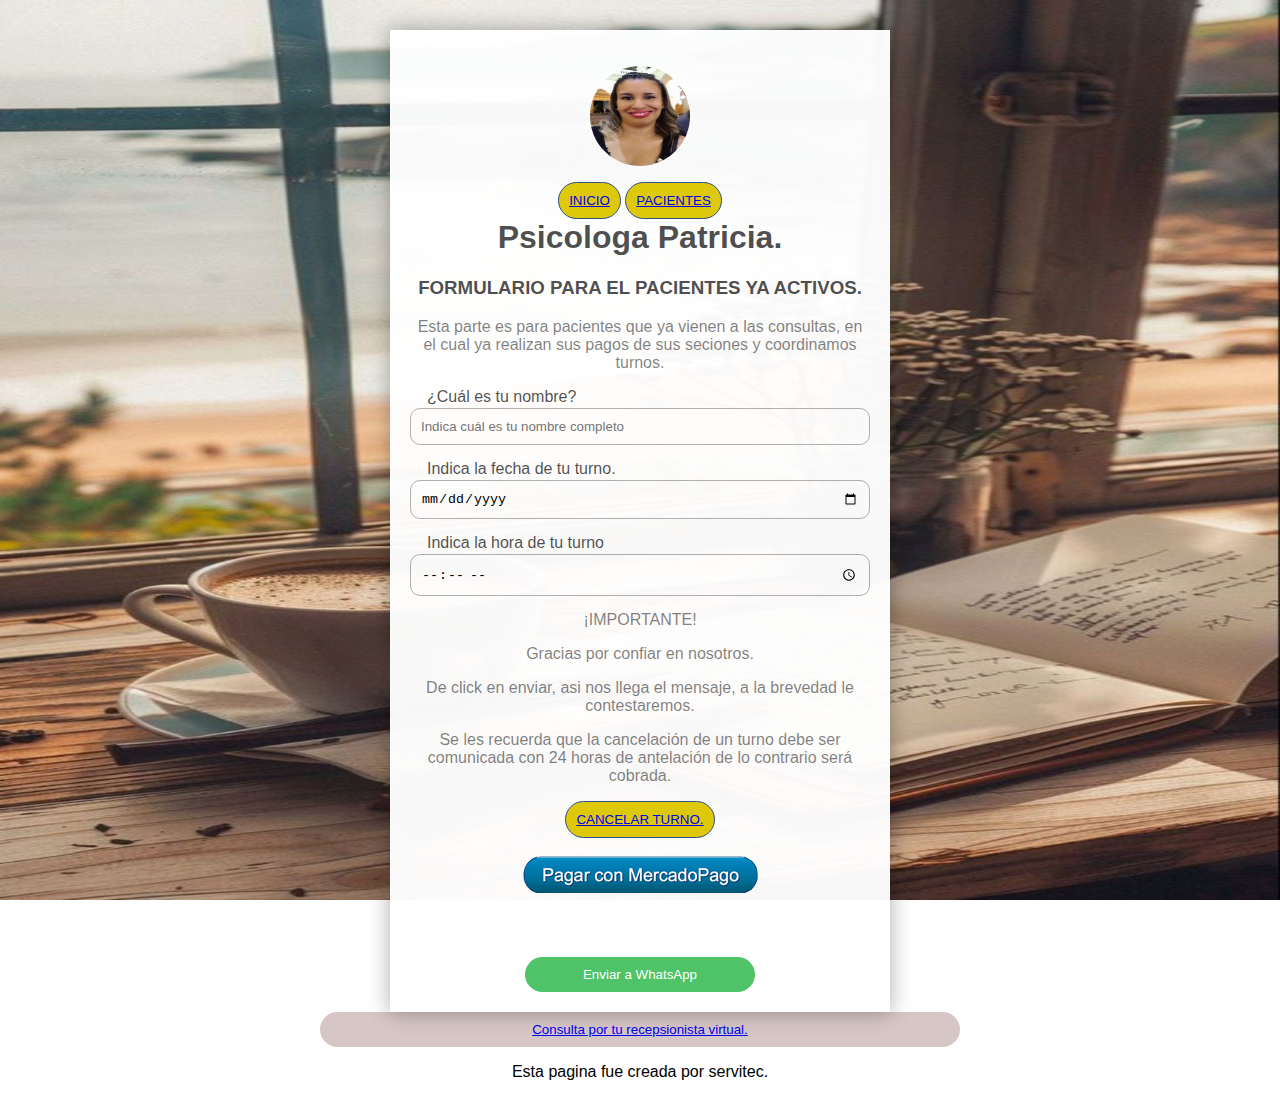
<file: pacientes.html>
<!DOCTYPE html>
<html lang="es">
  <head>
    <meta charset="UTF-8" />
    <link rel="icon" type="img/png" href="patri.ico">
    <meta
      name="viewport"
      content="width=device-width, initial-scale=1.0, maximum-scale=1.0"
    />
    <meta http-equiv="X-UA-Compatible" content="ie=edge" />
    <title>Pacientes</title>
    <link rel="stylesheet" href="css/estilos.css" />
  </head>
  <body>

    <form action="" class="formulario">
        <img src="logo.jpg" class="imgLogo" />

    
        <center> <button class="boton1" id="boton1"><a href="index.html">inicio</a></button>
    
            <button class="boton1" id="boton1"><a href="pacientes.html">Pacientes</a></button>
      
        </center>
  
        
        <h1 class="formulario__titulo">Psicologa Patricia.</h1>
        <h3 class="formulario__subtitulo">FORMULARIO PARA EL PACIENTES YA ACTIVOS.</h3>
        <p class="formulario__parrafo">Esta parte es para pacientes que ya vienen a las consultas, en el cual ya realizan sus pagos de sus seciones y coordinamos turnos.</p>
       
          
           
         

    <label for="cliente" class="formulario__label">¿Cuál es tu nombre?</label>
    <input
      id="cliente"
      type="text"
      class="formulario__input"
      placeholder="Indica cuál es tu nombre completo"
    />

  

    <label for="fecha" class="formulario__label"
    >Indica la fecha de tu turno.</label
  >
  <input
    id="fecha"
    type="date"
    class="formulario__input"
    pattern="[0-9]{4}-[0-9]{2}-[0-9]{2}"
  />

  <label for="hora" class="formulario__label"
    >Indica la hora de tu turno</label
  >
  <input id="hora" type="time" class="formulario__input" />


  
 

  <p class="formulario__parrafo">¡IMPORTANTE!</p>
  <p class="formulario__parrafo">Gracias por confiar en nosotros.</p>
  <p class="formulario__parrafo">De click en enviar, asi nos llega el mensaje, a la brevedad le contestaremos.</p>
  <p class="formulario__parrafo">Se les recuerda que la cancelación de un turno debe ser comunicada con 24 horas de antelación de lo contrario será cobrada.</p>

 
 <center>
     
                    <button class="boton2" id="boton2"> <a href="cancelacion.html">Cancelar turno.</a>
                 </button>

</center>

<center>
    <br>
    <a href="https://mpago.la/2QQVx2V" target="_blank"><img src="mercado.png" alt="Los Tejos" /></a>

</center>
  


    <div id="respuesta"></div>

    <button id="submit" class="formulario__submit">Enviar a WhatsApp</button>
  

    </form>

    <center><button id="submit" class="formulario_1"><a href="https://api.whatsapp.com/send/?phone=541160548658&text=Hola+me+comunico+con+el+fin+de+consultar+sobre+una+recepcionista+virtual.&app_absent=0">Consulta por tu recepsionista virtual.</a></button></center> 
    <center>
        <p>
          Esta pagina fue creada por servitec.
        </p>
    </center>

<script src="js/pacientes.js"></script>
  </body>
</file>
<file: css/estilos.css>
* {
  box-sizing: border-box;
}
body {
  margin: 0;
  font-family: sans-serif;
  background-image: url(fondo2.jpg);
  background-size: 100vw 100vh;
  background-attachment: fixed;
}
.formulario {
  width: 500px;
  max-width: 100%;
  margin: auto;
  margin-top: 30px;
  padding: 20px;
  box-shadow: 0 0 20px 1px rgba(0, 0, 0, 0.3);
  position: relative;
  background: rgba(255, 255, 255, 0.97);
}

.imgLogo {
  width: 100px;
  height: 100px;
  border-radius: 150px;
  display: block;
  margin: auto;
  margin-top: 1em;
  margin-bottom: 1em;
  /*border: 1px solid rgba(109, 86, 10, 0.7);*/
}

.formulario__titulo,
.formulario__subtitulo,
.formulario__parrafo {
  text-align: center;
  margin-top: 0;
}
.formulario__titulo,
.formulario__subtitulo {
  color: rgba(0, 0, 0, 0.7);
}
.formulario__parrafo {
  color: rgba(0, 0, 0, 0.5);
}
.formulario__input,
.formulario__label {
  display: block;
  width: 100%;
  font-size: 1, 3em;
}
.formulario__input {
  padding: 10px;
  background: transparent;
  /* puedo colocar otro color pero con transparencia asi: background: rgba(0,0,0,0.1) porque sino no se ven las label, aunque ya no es necesario porque ya no estan sobre los input y ademas le quite el z-index*/
  border: 1px solid rgba(0, 0, 0, 0.3);
  margin-bottom: 15px;
  border-radius: 10px;
}
.formulario__input:focus {
  /*outline: 1px solid rgba(0,0,0,0.7);*/
  outline: none;
  box-shadow: 0px 0px 2px rgba(0, 0, 0, 0.7);
}
/*.formulario__input:focus + .formulario__label{
    margin-top: -120px;
}*/
.formulario__label {
  padding-left: 15px;
  /*position: absolute;*/
  /*margin-top: -78px;*/
  /*z-index: -20;*/
  color: rgba(0, 0, 0, 0.7);
  /*transition: all 0.2s;*/
  margin: 2px;
}
.formulario__submit {
  background: rgba(3, 170, 39, 0.7);
  color: white;
  padding: 10px 20px;
  cursor: pointer;
  border: none;
  border-radius: 20px;
  display: block;
  width: 50%;
  font-size: 1, 3em;
}

/*Centrar los campos del formulario (Los input y el boton de Enviar al WhatsApp, que tambien es un input)*/

.formulario__input,
.formulario__submit {
  margin-left: auto;
  margin-right: auto;
}

/*.fijar {
    margin-top: -120px;
} */

/* respuesta del formulario */
#respuesta {
  width: 100%;
  height: 50px;
  margin: 5px;
  padding: 5px;
}
#respuesta.fail {
  color: red;
}
#respuesta.send {
  color: green;
}




.button {
  background-color: #4CAF50; /* Green */
  border: none;
  color: white;
  padding: 15px 32px;
  text-align: center;
  text-decoration: none;
  display: inline-block;
  font-size: 16px;
}



.formulario_1 {
  background: rgba(77, 5, 5, 0.226);
  color: rgb(212, 0, 0);
  padding: 10px 20px;
  cursor: pointer;
  border: none;
  border-radius: 20px;
  display: block;
  width: 50%;
  font-size: 1, 3em;
}

.boton1 {
  border: 1px solid #2e518b; /*anchura, estilo y color borde*/
  padding: 10px; /*espacio alrededor texto*/
  background-color: #ddc80a; /*color botón*/
  color: #ffffff; /*color texto*/
  text-decoration: none; /*decoración texto*/
  text-transform: uppercase; /*capitalización texto*/
  font-family: 'Helvetica', sans-serif; /*tipografía texto*/
  border-radius: 50px; /*bordes redondos*/
  text-align: center;
  }

  .boton2 {
    border: 1px solid #2e518b; /*anchura, estilo y color borde*/
    padding: 10px; /*espacio alrededor texto*/
    background-color: #ddc80a; /*color botón*/
    color: #ffffff; /*color texto*/
    text-decoration: none; /*decoración texto*/
    text-transform: uppercase; /*capitalización texto*/
    font-family: 'Helvetica', sans-serif; /*tipografía texto*/
    border-radius: 50px; /*bordes redondos*/
  
    }
</file>
<file: styles.css>
/* Reset and base styles */
* {
    box-sizing: border-box;
    margin: 0;
    padding: 0;
  }
  
  body {
    font-family: 'Montserrat', sans-serif;
    background-color: #f9f7f7;
    color: #333;
    line-height: 1.6;
  }
  
  /* Main form container */
  .formulario {
    width: 100%;
    max-width: 650px;
    margin: 40px auto;
    padding: 40px;
    background: #ffffff;
    box-shadow: 0 10px 30px rgba(0, 0, 0, 0.08);
    border-radius: 12px;
    position: relative;
  }
  
  /* Logo styling */
  .imgLogo {
    width: 120px;
    height: 120px;
    border-radius: 50%;
    display: block;
    margin: 0 auto 30px;
    object-fit: cover;
    border: 4px solid #f0f0f0;
    transition: transform 0.3s ease;
  }
  
  .imgLogo:hover {
    transform: scale(1.05);
  }
  
  /* Typography */
  .formulario__titulo {
    font-size: 2.2rem;
    color: #4a6fa5;
    text-align: center;
    margin-bottom: 10px;
    font-weight: 600;
  }
  
  .formulario__subtitulo {
    font-size: 1.2rem;
    color: #6a8fbd;
    text-align: center;
    margin-bottom: 20px;
    font-weight: 500;
  }
  
  .formulario__parrafo {
    color: #666;
    text-align: center;
    margin-bottom: 20px;
    font-size: 1rem;
    line-height: 1.6;
  }
  
  /* Navigation buttons */
  .boton1 {
    background-color: #4a6fa5;
    color: white;
    border: none;
    padding: 10px 20px;
    margin: 0 5px 25px;
    border-radius: 30px;
    cursor: pointer;
    font-size: 0.9rem;
    font-weight: 500;
    transition: all 0.3s ease;
    box-shadow: 0 2px 5px rgba(0, 0, 0, 0.1);
  }
  
  .boton1:hover {
    background-color: #3a5a87;
    transform: translateY(-2px);
    box-shadow: 0 4px 8px rgba(0, 0, 0, 0.15);
  }
  
  .boton1 a {
    color: white;
    text-decoration: none;
    font-weight: 500;
  }
  
  /* Form elements */
  .formulario__label {
    display: block;
    margin-bottom: 8px;
    color: #4a6fa5;
    font-weight: 500;
    font-size: 1rem;
  }
  
  .formulario__input {
    width: 100%;
    padding: 14px;
    margin-bottom: 22px;
    border: 1px solid #e0e0e0;
    border-radius: 8px;
    font-size: 1rem;
    transition: all 0.3s ease;
    background-color: #f9f9f9;
  }
  
  .formulario__input:focus {
    outline: none;
    border-color: #6a8fbd;
    box-shadow: 0 0 0 2px rgba(106, 143, 189, 0.2);
    background-color: #fff;
  }
  
  /* Submit button */
  .formulario__submit {
    background: linear-gradient(135deg, #4a6fa5 0%, #3a5a87 100%);
    color: white;
    padding: 14px 28px;
    border: none;
    border-radius: 30px;
    font-size: 1rem;
    font-weight: 500;
    cursor: pointer;
    display: block;
    width: 70%;
    margin: 30px auto 10px;
    transition: all 0.3s ease;
    box-shadow: 0 4px 10px rgba(74, 111, 165, 0.2);
  }
  
  .formulario__submit:hover {
    background: linear-gradient(135deg, #3a5a87 0%, #2d4a73 100%);
    transform: translateY(-2px);
    box-shadow: 0 6px 15px rgba(74, 111, 165, 0.3);
  }
  
  /* Secondary button (consultation) */
  .formulario_1 {
    background-color: #f5f5f5;
    color: #4a6fa5;
    padding: 12px 24px;
    border: 1px solid #e0e0e0;
    border-radius: 30px;
    font-size: 0.9rem;
    font-weight: 500;
    cursor: pointer;
    display: block;
    width: 80%;
    margin: 20px auto;
    transition: all 0.3s ease;
  }
  
  .formulario_1:hover {
    background-color: #eaeaea;
    border-color: #6a8fbd;
  }
  
  .formulario_1 a {
    color: #4a6fa5;
    text-decoration: none;
    font-weight: 500;
  }
  
  /* Response message */
  #respuesta {
    padding: 10px;
    margin: 15px 0;
    border-radius: 8px;
    text-align: center;
    font-weight: 500;
  }
  
  #respuesta.fail {
    background-color: #fff0f0;
    color: #e74c3c;
    border: 1px solid #ffcdd2;
  }
  
  #respuesta.send {
    background-color: #f0fff0;
    color: #2ecc71;
    border: 1px solid #c8e6c9;
  }
  
  /* Payment button */
  center a img {
    margin: 20px 0;
    transition: transform 0.3s ease;
    max-width: 150px;
    border-radius: 8px;
  }
  
  center a img:hover {
    transform: scale(1.05);
  }
  
  /* Footer */
  center p {
    margin-top: 30px;
    color: #999;
    font-size: 0.8rem;
  }
  
  /* Media Queries */
  @media (max-width: 768px) {
    .formulario {
      width: 90%;
      padding: 30px 20px;
      margin: 20px auto;
    }
    
    .formulario__titulo {
      font-size: 1.8rem;
    }
    
    .formulario__subtitulo {
      font-size: 1.1rem;
    }
    
    .formulario__submit {
      width: 85%;
    }
  }
  
  /* Add elegant highlight to important sections */
  .formulario__parrafo:nth-last-of-type(4) {
    font-weight: 600;
    color: #4a6fa5;
    border-top: 1px solid #e0e0e0;
    padding-top: 20px;
    margin-top: 30px;
  }
  
  /* Improve select dropdown appearance */
  select.formulario__input {
    appearance: none;
    background-image: url("data:image/svg+xml;charset=US-ASCII,%3Csvg%20xmlns%3D%22http%3A%2F%2Fwww.w3.org%2F2000%2Fsvg%22%20width%3D%22292.4%22%20height%3D%22292.4%22%3E%3Cpath%20fill%3D%22%23666%22%20d%3D%22M287%2069.4a17.6%2017.6%200%200%200-13-5.4H18.4c-5%200-9.3%201.8-12.9%205.4A17.6%2017.6%200%200%200%200%2082.2c0%205%201.8%209.3%205.4%2012.9l128%20127.9c3.6%203.6%207.8%205.4%2012.8%205.4s9.2-1.8%2012.8-5.4L287%2095c3.5-3.5%205.4-7.8%205.4-12.8%200-5-1.9-9.2-5.5-12.8z%22%2F%3E%3C%2Fsvg%3E");
    background-repeat: no-repeat;
    background-position: right 12px center;
    background-size: 12px;
    padding-right: 30px;
  }
</file>
